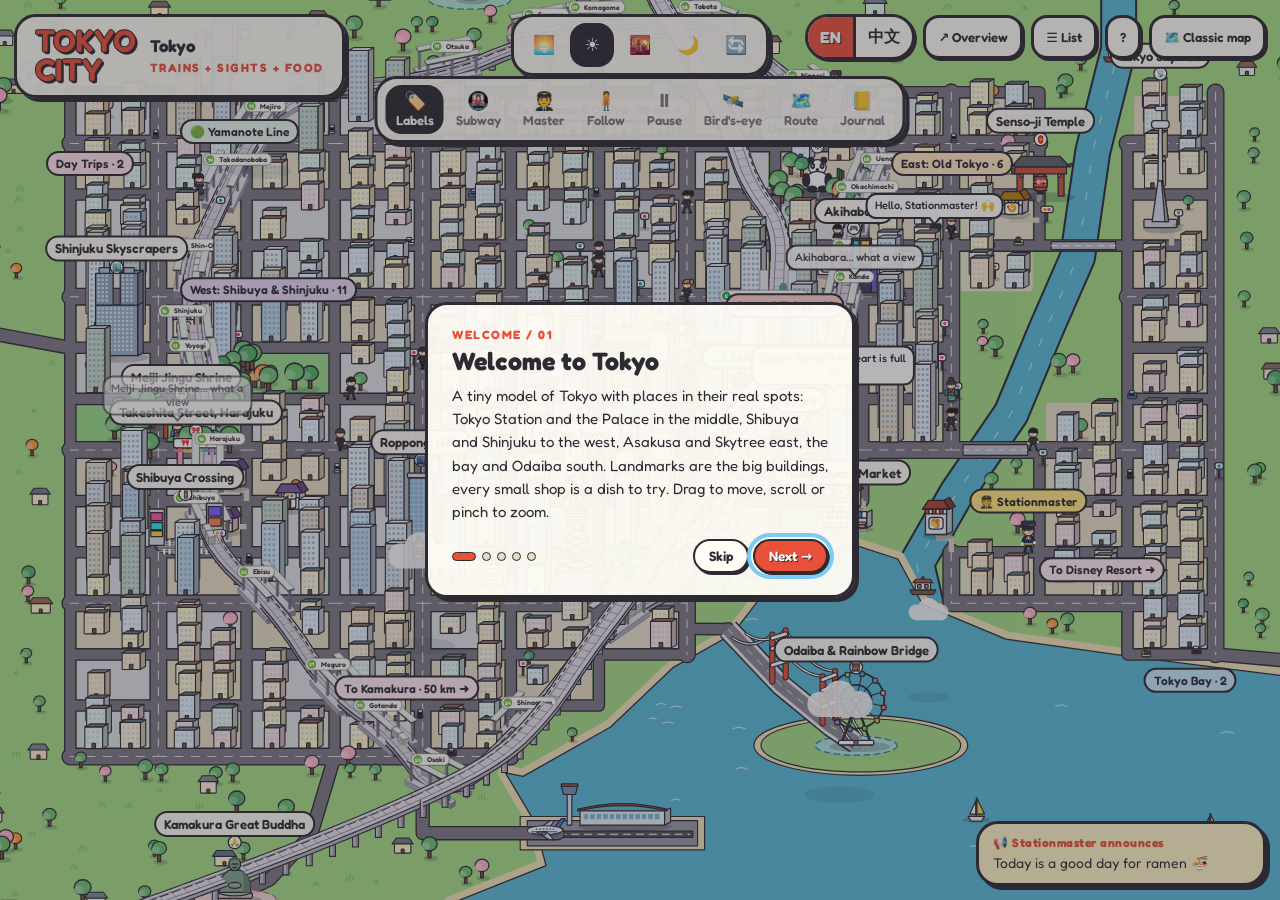
<file: living/index.html>
<!doctype html>
<html lang="en">
<head>
  <meta charset="utf-8">
  <meta name="viewport" content="width=device-width, initial-scale=1, maximum-scale=1, viewport-fit=cover">
  <title>Tokyo City · a living cartoon map of sights, trains &amp; food</title>
  <meta name="description" content="Wander a tiny cartoon model of Tokyo: Tokyo Tower, the Yamanote loop, bullet trains at Tokyo Station, a see-through subway map, and little people eating their way around.">
  <meta name="theme-color" content="#58b9d6">
  <link rel="icon" href="data:image/svg+xml,%3Csvg xmlns='http://www.w3.org/2000/svg' viewBox='0 0 100 100'%3E%3Ctext y='.9em' font-size='90'%3E%F0%9F%97%BC%3C/text%3E%3C/svg%3E">
  <link rel="preconnect" href="https://fonts.googleapis.com">
  <link rel="preconnect" href="https://fonts.gstatic.com" crossorigin>
  <link href="https://fonts.googleapis.com/css2?family=Fredoka:wght@400;500;600;700&display=swap" rel="stylesheet">
  <link rel="stylesheet" href="living.css?v=1">
</head>
<body>
  <canvas id="cv" role="img" data-i18n-aria="canvasAria" aria-label="Interactive illustrated map of Tokyo with the Yamanote loop, the Shinkansen and the subway"></canvas>

  <div id="logo" class="ui glass">
    <div class="big">TOKYO<br>CITY</div>
    <div class="sub"><b data-i18n="logoTag">Tokyo</b><span data-i18n="logoSub">Trains + Sights + Food</span></div>
  </div>

  <div id="tod" class="ui glass" role="group" aria-label="Time of day"></div>

  <div id="tools" class="ui glass" role="toolbar">
    <button class="tb on" id="bLabel" aria-pressed="true"><span class="i">🏷️</span><span data-tool="labels">Labels</span></button>
    <button class="tb" id="bSubway" aria-pressed="false"><span class="i">🚇</span><span data-tool="subway">Subway</span></button>
    <button class="tb" id="bMaster" aria-pressed="false"><span class="i">🧑‍✈️</span><span data-tool="master">Master</span></button>
    <button class="tb" id="bFollow" aria-pressed="false"><span class="i">🧍</span><span data-tool="follow">Follow</span></button>
    <button class="tb" id="bPause" aria-pressed="false"><span class="i" id="pauseIcon">⏸</span><span id="pauseTx" data-tool="pause">Pause</span></button>
    <button class="tb" id="bBird" aria-pressed="false"><span class="i">🛰️</span><span data-tool="bird">Bird's-eye</span></button>
    <button class="tb" id="bPlan" aria-pressed="false"><span class="i">🗺️</span><span data-tool="plan">Route</span></button>
    <button class="tb" id="bLog" aria-pressed="false"><span class="i">📒</span><span data-tool="log">Journal</span></button>
  </div>

  <div id="right" class="ui">
    <div class="lang" role="group" data-i18n-aria="langAria" aria-label="Language">
      <button type="button" data-lang="en" aria-pressed="true">EN</button><button type="button" data-lang="zh" aria-pressed="false">中文</button>
    </div>
    <button class="tb" id="bAll" data-i18n="overview">↗ Overview</button>
    <button class="tb" id="bList" data-i18n="list" aria-expanded="false">☰ List</button>
    <button class="tb" id="bHelp" aria-label="Help">?</button>
    <a class="tb" id="bClassic" href="../index.html" data-i18n="classic">🗺️ Classic map</a>
  </div>

  <div id="follow" class="ui glass" aria-live="polite"></div>

  <div id="decree" class="ui glass"><b data-i18n="decreeTitle">📢 Stationmaster announces</b><span id="decreeTx"></span></div>

  <div id="subLegend" class="ui glass" aria-hidden="true"></div>

  <aside id="drawer" class="ui glass" aria-label="Places">
    <input id="q" type="search" data-i18n-ph="search" placeholder="🔍 Search places, notes…" autocomplete="off">
    <div id="cats"></div>
    <div id="list"></div>
  </aside>

  <aside id="log" class="ui glass"><h5 data-i18n="logTitle">City journal</h5><div id="logs" aria-live="off"></div></aside>

  <section id="card" class="ui glass" aria-live="polite"></section>

  <aside id="plan" class="ui glass" aria-label="Route planner">
    <div class="ph"><b data-i18n="planTitle">🗺️ Route planner</b><button id="pclose" type="button" aria-label="Close">×</button></div>
    <div class="pset">
      <label><span data-i18n="pStart">Start time</span><input type="time" id="pTime" value="09:30"></label>
      <label><span data-i18n="pFrom">Start from</span><select id="pFrom"></select></label>
      <label><span data-i18n="pMode">Travel</span><select id="pMode"></select></label>
      <label><span data-i18n="pPace">Pace</span><select id="pPace"></select></label>
    </div>
    <div class="pbar"><span id="pCount"></span><span><button class="btn" id="pFav" type="button" data-i18n="useFavs">⭐ Add favorites</button> <button class="btn" id="pClear" type="button" data-i18n="clear">Clear</button></span></div>
    <div id="pList"></div>
    <div class="pgo"><button class="btn pri" id="pGo" type="button" data-i18n="go">✨ Auto-plan route</button></div>
    <div id="pOut" aria-live="polite"></div>
    <p class="pnote" id="pNote"></p>
  </aside>

  <div id="intro" class="ui" role="dialog" aria-modal="true" aria-labelledby="iti">
    <div class="box glass">
      <div class="st" id="ist"></div><h2 id="iti"></h2><p id="itx"></p>
      <div class="row"><div class="dots" id="idt"></div><div><button class="btn" id="iskip" type="button"></button> <button class="btn pri" id="inext" type="button"></button></div></div>
    </div>
  </div>

  <script src="../js/data.js?v=3"></script>
  <script src="../js/i18n.js?v=3"></script>
  <script src="geo.js?v=3"></script>
  <script src="strings.js?v=3"></script>
  <script src="https://ruanhoo.github.io/teleport/teleport.js"></script>
  <script src="world.js?v=3"></script>
  <script src="draw.js?v=3"></script>
  <script src="transit.js?v=3"></script>
  <script src="ui.js?v=3"></script>
</body>
</html>
</file>
<file: living/living.css>
:root {
  --ink: #2d2a32;
  --cream: #fff6e0;
  --paper: #fffdf6;
  --red: #e8503a;
  --yellow: #ffc93c;
  --jade: #3fb68b;
  --sky: #7ccbf5;
  --pink: #ff9ebb;
  --mut: #7a7280;
  --line: #e8dcc4;
  --border: 3px solid var(--ink);
  --shadow: 4px 4px 0 var(--ink);
  --font: 'Fredoka', ui-rounded, 'Yuanti SC', 'PingFang SC', 'Hiragino Sans GB', 'Microsoft YaHei', 'Noto Sans SC', system-ui, sans-serif;
}
*, *::before, *::after { box-sizing: border-box; }
html, body { height: 100%; margin: 0; overflow: hidden; font-family: var(--font); color: var(--ink); background: #58b9d6; -webkit-text-size-adjust: 100%; }
button, input, select { font: inherit; color: inherit; }
canvas { display: block; width: 100vw; height: 100vh; height: 100dvh; touch-action: none; cursor: grab; }
canvas.drag { cursor: grabbing; }
:focus-visible { outline: 4px solid var(--sky); outline-offset: 2px; }

.ui { position: fixed; z-index: 3; }
.glass { background: rgba(255, 253, 246, .95); border: var(--border); border-radius: 22px; box-shadow: var(--shadow); }

/* ----- logo ----- */
#logo { left: 14px; top: 14px; padding: 10px 18px; display: flex; align-items: center; gap: 14px; }
#logo .big { font-weight: 700; color: var(--red); font-size: 32px; line-height: .9; letter-spacing: -.5px; text-shadow: 2px 2px 0 var(--ink); -webkit-text-stroke: 1px var(--ink); }
#logo .sub b { display: block; font-size: 17px; }
#logo .sub span { color: var(--red); font-weight: 700; font-size: 12px; letter-spacing: 1.5px; text-transform: uppercase; }

/* ----- toolbars ----- */
#tod { left: 50%; top: 14px; transform: translateX(-50%); display: flex; gap: 4px; padding: 6px 8px; }
#tools { left: 50%; top: 76px; transform: translateX(-50%); display: flex; gap: 2px; padding: 6px 8px; max-width: calc(100vw - 24px); }
.tb {
  border: 0; background: none; cursor: pointer; border-radius: 16px; padding: 6px 10px; color: var(--mut);
  font-size: 13px; font-weight: 600; display: flex; flex-direction: column; align-items: center; gap: 1px;
  min-width: 54px; min-height: 44px; justify-content: center; text-decoration: none; transition: background .15s, color .15s; white-space: nowrap;
}
.tb .i { font-size: 18px; line-height: 1.1; }
.tb:hover { background: #f6ead0; color: var(--ink); }
.tb.on { background: var(--ink); color: #fff; }
#tod .tb { min-width: 44px; padding: 6px; }

#right { right: 14px; top: 14px; display: flex; gap: 8px; align-items: center; flex-wrap: wrap; justify-content: flex-end; max-width: 52vw; }
#right .tb { flex-direction: row; background: var(--paper); border: var(--border); box-shadow: 2px 2px 0 var(--ink); color: var(--ink); padding: 8px 12px; min-width: 0; }
#right .tb:hover { background: var(--yellow); }
#right .tb[aria-expanded="true"] { background: var(--ink); color: #fff; }
.lang { display: inline-flex; border: var(--border); border-radius: 999px; overflow: hidden; background: var(--paper); box-shadow: 2px 2px 0 var(--ink); }
.lang button { cursor: pointer; border: 0; background: transparent; font-weight: 700; padding: 6px 12px; min-height: 40px; min-width: 44px; }
.lang button + button { border-left: 3px solid var(--ink); }
.lang button[aria-pressed="true"] { background: var(--red); color: #fff; text-shadow: 1px 1px 0 var(--ink); }

/* ----- floating bits ----- */
#follow { left: 50%; top: 144px; transform: translateX(-50%); padding: 6px 8px 6px 16px; font-size: 14px; display: none; align-items: center; gap: 8px; border-radius: 999px; max-width: 92vw; }
#follow.show { display: flex; }
#follow button { cursor: pointer; border: 2px solid var(--ink); background: var(--yellow); border-radius: 999px; padding: 3px 12px; font-weight: 600; min-height: 32px; }
#decree { right: 14px; bottom: 14px; width: 290px; padding: 10px 14px; font-size: 14px; line-height: 1.5; background: #fff3c4; }
#decree b { display: block; color: var(--red); font-size: 12px; letter-spacing: .5px; }

#drawer { right: 14px; top: 76px; width: 330px; max-height: calc(100vh - 100px); max-height: calc(100dvh - 100px); display: none; flex-direction: column; overflow: hidden; }
#drawer.show { display: flex; }
#drawer input { margin: 12px 12px 8px; padding: 9px 14px; border: 2px solid var(--ink); border-radius: 14px; font-size: 14px; background: #fff; }
#cats { display: flex; flex-wrap: wrap; gap: 6px; padding: 0 12px 10px; }
.chip { border: 2px solid var(--ink); border-radius: 99px; padding: 3px 11px; font-size: 12.5px; cursor: pointer; background: #fff; font-weight: 600; min-height: 30px; }
.chip.on { background: var(--ink); color: #fff; }
.chip i { display: inline-block; width: 9px; height: 9px; border-radius: 50%; margin-right: 5px; border: 1.5px solid var(--ink); }
#list { overflow: auto; padding: 0 8px 12px; }
#list h4 { margin: 0; font-size: 11.5px; letter-spacing: 1px; color: var(--mut); padding: 10px 8px 4px; text-transform: uppercase; }
.it { display: flex; align-items: center; gap: 10px; padding: 6px 8px; border-radius: 12px; cursor: pointer; font-size: 14px; width: 100%; border: 0; background: none; text-align: left; }
.it:hover, .it.sel { background: #fff0b8; }
.it .em { flex: none; width: 36px; height: 36px; display: grid; place-items: center; font-size: 19px; border: 2px solid var(--ink); border-radius: 11px; }
.it .tx { flex: 1; min-width: 0; line-height: 1.2; }
.it small { display: block; color: var(--mut); font-size: 12px; }
.it .star { font-size: 14px; }
.empty { padding: 20px; color: var(--mut); text-align: center; }

#log { left: 14px; bottom: 14px; width: 310px; max-height: 260px; padding: 10px 14px; display: none; overflow: hidden; flex-direction: column; }
#log.show { display: flex; }
#log h5 { margin: 0 0 6px; font-size: 14px; }
#logs { overflow: auto; font-size: 13px; line-height: 1.4; }
#logs div { padding: 3px 0; border-bottom: 1px dashed var(--line); }
#logs .own { color: var(--red); }

/* ----- place card ----- */
#card { left: 50%; bottom: 18px; transform: translateX(-50%); width: min(560px, calc(100vw - 24px)); padding: 14px 16px; display: none; gap: 14px; align-items: flex-start; }
#card.show { display: flex; }
#card .sign { flex: none; width: 84px; height: 84px; display: grid; place-items: center; font-size: 42px; border: var(--border); border-radius: 20px; transform: rotate(-4deg); box-shadow: 2px 2px 0 var(--ink); }
#card .body { flex: 1; min-width: 0; }
#card h2 { margin: 0; font-size: 21px; line-height: 1.15; }
#card .sub { color: var(--mut); font-size: 14px; }
#card .tags { margin: 6px 0; display: flex; gap: 6px; flex-wrap: wrap; }
.tag { font-size: 12px; font-weight: 600; padding: 1px 10px; border: 2px solid var(--ink); border-radius: 999px; background: var(--sky); }
#card p { margin: 0 0 6px; font-size: 14.5px; line-height: 1.4; }
#card .tip { font-size: 13.5px; padding: 6px 10px; background: var(--cream); border: 2px dashed var(--ink); border-radius: 12px; }
#card .acts { display: flex; gap: 8px; flex-wrap: wrap; margin-top: 10px; }
#card .x { position: absolute; right: 10px; top: 6px; border: 0; background: none; font-size: 24px; cursor: pointer; color: var(--mut); line-height: 1; min-width: 32px; min-height: 32px; }

.btn {
  display: inline-block; cursor: pointer; text-decoration: none; font-weight: 600; font-size: 13.5px; padding: 6px 14px; min-height: 34px;
  background: var(--paper); border: 2px solid var(--ink); border-radius: 999px; box-shadow: 2px 2px 0 var(--ink); color: var(--ink);
  transition: transform .1s, box-shadow .1s;
}
.btn:hover { background: var(--yellow); }
.btn:active { transform: translate(2px, 2px); box-shadow: 0 0 0 var(--ink); }
.btn.pri { background: var(--red); color: #fff; text-shadow: 1px 1px 0 var(--ink); }
.btn.pri:hover { background: #f06a55; }

/* ----- planner ----- */
#plan { left: 14px; top: 76px; width: 410px; max-height: calc(100vh - 100px); max-height: calc(100dvh - 100px); overflow: auto; display: none; padding: 0 0 14px; z-index: 5; }
#plan.show { display: block; }
#plan .ph { position: sticky; top: 0; background: var(--paper); display: flex; justify-content: space-between; align-items: center; padding: 12px 16px 8px; z-index: 2; border-bottom: 2px solid var(--ink); }
#plan .ph b { font-size: 17px; }
#plan .ph button { border: 0; background: none; font-size: 26px; cursor: pointer; color: var(--mut); min-width: 36px; min-height: 36px; }
.pset { display: grid; grid-template-columns: 1fr 1fr; gap: 8px; padding: 12px 16px; }
.pset label { display: flex; flex-direction: column; font-size: 12px; color: var(--mut); font-weight: 600; gap: 3px; }
.pset input, .pset select { font-size: 14px; padding: 7px 8px; border: 2px solid var(--ink); border-radius: 10px; background: #fff; min-height: 38px; }
.pbar { display: flex; justify-content: space-between; align-items: center; padding: 0 16px 6px; font-size: 13.5px; font-weight: 600; gap: 6px; flex-wrap: wrap; }
#pList { padding: 0 10px; max-height: 280px; overflow: auto; border-top: 2px solid var(--ink); border-bottom: 2px solid var(--ink); }
#pList h4 { margin: 0; font-size: 11.5px; letter-spacing: 1px; color: var(--mut); padding: 10px 6px 4px; display: flex; align-items: center; gap: 6px; text-transform: uppercase; }
#pList h4 i { width: 9px; height: 9px; border-radius: 50%; display: inline-block; border: 1.5px solid var(--ink); }
.pi { display: flex; align-items: center; gap: 8px; padding: 6px; border-radius: 10px; font-size: 14px; cursor: pointer; }
.pi:hover { background: #fff0b8; }
.pi input { width: 18px; height: 18px; accent-color: var(--red); flex: none; }
.pgo { padding: 12px 16px 4px; }
.pgo .btn { width: 100%; padding: 10px; font-size: 15.5px; }
#pOut { padding: 6px 16px; }
#pOut .sum { font-size: 13.5px; background: #fff0b8; border: 2px solid var(--ink); border-radius: 12px; padding: 8px 12px; line-height: 1.5; }
#pOut .warn { font-size: 13px; background: #ffe0d8; border-radius: 10px; padding: 6px 10px; margin-top: 8px; }
#pOut .muted { color: var(--mut); font-size: 13.5px; }
.tl { list-style: none; margin: 8px 0 0; padding: 0; }
.tl .leg { font-size: 12px; color: var(--mut); padding: 2px 0 2px 34px; border-left: 3px dashed var(--red); margin-left: 12px; }
.tl .stop { display: flex; gap: 10px; padding: 6px 0; }
.tl .no { width: 28px; height: 28px; border-radius: 50%; color: #fff; font-weight: 700; display: flex; align-items: center; justify-content: center; flex: none; font-size: 14px; background: var(--red); border: 2px solid var(--ink); text-shadow: 1px 1px 0 var(--ink); }
.tl .tm { font-weight: 700; font-size: 13.5px; }
.tl .tm small { color: var(--mut); font-weight: 500; }
.tl .nm { font-size: 14.5px; font-weight: 600; }
.tl .nm.late { color: #b3261e; }
.tl a { color: var(--red); font-size: 12.5px; }
.pnote { margin: 0; font-size: 11.5px; color: var(--mut); padding: 8px 16px 0; line-height: 1.5; }

/* ----- intro ----- */
#intro { inset: 0; display: none; place-items: center; background: rgba(45, 42, 50, .35); z-index: 20; padding: 12px; }
#intro.show { display: grid; }
#intro .box { width: min(430px, 100%); padding: 22px 24px; }
#intro .st { color: var(--red); font-weight: 700; font-size: 12px; letter-spacing: 1.5px; }
#intro h2 { margin: 4px 0 8px; font-size: 25px; }
#intro p { margin: 0; line-height: 1.55; font-size: 15px; min-height: 5.6em; }
#intro .row { display: flex; justify-content: space-between; align-items: center; margin-top: 16px; gap: 10px; flex-wrap: wrap; }
.dots { display: flex; gap: 6px; }
.dots i { width: 9px; height: 9px; border-radius: 9px; background: var(--line); border: 1.5px solid var(--ink); }
.dots i.on { width: 24px; background: var(--red); }

html[lang="zh-CN"] body { letter-spacing: .02em; }


/* ----- subway legend (shown with the X-ray) ----- */
#subLegend { right: 320px; bottom: 14px; padding: 8px 12px; font-size: 12.5px; display: none; flex-direction: column; gap: 3px; background: rgba(32, 30, 44, .92); color: #fff; border-color: var(--ink); }
#subLegend.on { display: flex; }
#subLegend b { font-size: 12px; letter-spacing: .5px; color: var(--yellow); margin-bottom: 2px; }
#subLegend span { display: flex; align-items: center; gap: 7px; white-space: nowrap; }
#subLegend i { width: 22px; height: 6px; border-radius: 4px; border: 1.5px solid #fff; flex: none; }
#follow b { color: var(--red); }
#log .train { color: #1f7a52; }

/* ----- mobile ----- */
@media (max-width: 820px) {
  #logo { padding: 6px 12px; gap: 10px; left: 8px; top: 8px; }
  #logo .big { font-size: 22px; }
  #logo .sub b { font-size: 13px; }
  #logo .sub span { font-size: 10px; }
  #tod { top: auto; bottom: calc(76px + env(safe-area-inset-bottom)); }
  #tools { top: auto; bottom: calc(10px + env(safe-area-inset-bottom)); max-width: calc(100vw - 16px); overflow-x: auto; }
  .tb { min-width: 52px; }
  #right { top: 8px; right: 8px; max-width: 46vw; gap: 6px; }
  #right .tb { padding: 6px 10px; font-size: 12.5px; }
  #bClassic, #bHelp { display: none; }
  #drawer { left: 8px; right: 8px; width: auto; top: 64px; max-height: 55vh; }
  #card { bottom: calc(138px + env(safe-area-inset-bottom)); padding: 10px 12px; }
  #card .sign { width: 60px; height: 60px; font-size: 30px; border-radius: 16px; }
  #card h2 { font-size: 18px; }
  #card p { font-size: 13.5px; }
  #log { display: none !important; }
  #subLegend { right: auto; left: 8px; bottom: calc(132px + env(safe-area-inset-bottom)); padding: 6px 10px; font-size: 11.5px; }
  #plan { left: 8px; right: 8px; width: auto; top: 8px; bottom: calc(76px + env(safe-area-inset-bottom)); max-height: none; z-index: 8; }
  #pList { max-height: 30vh; }
  #follow { top: auto; bottom: calc(196px + env(safe-area-inset-bottom)); font-size: 13px; }
  #decree { left: 8px; right: auto; top: 62px; bottom: auto; width: auto; max-width: 56vw; font-size: 12px; padding: 6px 10px; }
}
@media (max-width: 820px) and (max-height: 640px) { #decree { display: none; } }
@media (max-width: 480px) { #right .lang button { min-width: 38px; padding: 6px 8px; } }
@media (max-width: 820px) { #tools .tb { min-width: 46px; padding: 6px 5px; font-size: 12px; } #tools { gap: 0; } }
</file>
